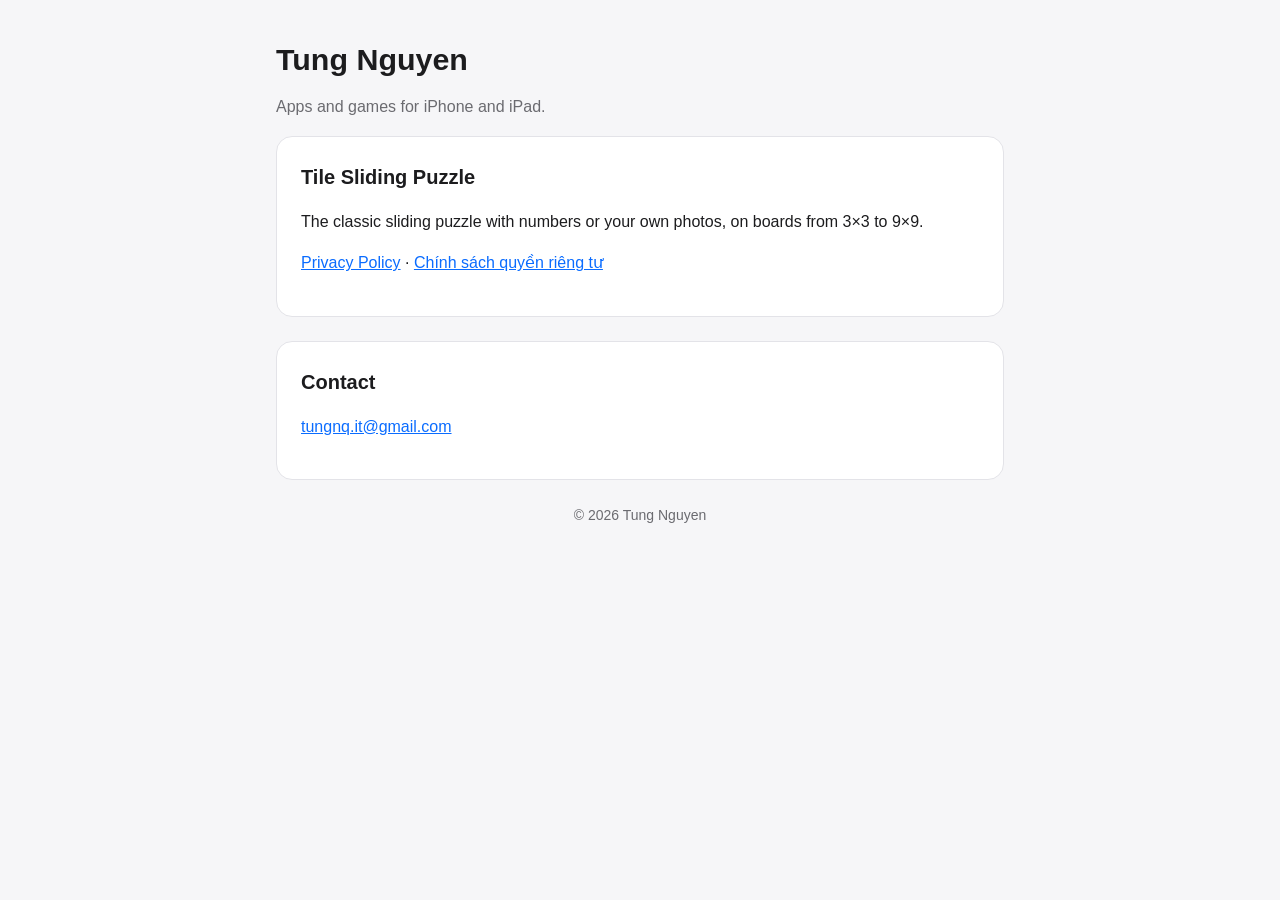
<file: index.html>
<!doctype html>
<html lang="en">
<head>
  <meta charset="utf-8">
  <meta name="viewport" content="width=device-width, initial-scale=1">
  <title>Tung Nguyen – Apps</title>
  <meta name="description" content="Apps by Tung Nguyen.">
  <link rel="stylesheet" href="style.css">
</head>
<body>
<main>
  <h1>Tung Nguyen</h1>
  <p class="muted">Apps and games for iPhone and iPad.</p>

  <section class="card">
    <h2>Tile Sliding Puzzle</h2>
    <p>The classic sliding puzzle with numbers or your own photos, on boards from 3×3 to 9×9.</p>
    <p><a href="tile-sliding-puzzle/privacy-policy.html">Privacy Policy</a> · <a href="tile-sliding-puzzle/privacy-policy.html#vi">Chính sách quyền riêng tư</a></p>
  </section>

  <section class="card">
    <h2>Contact</h2>
    <p><a href="mailto:tungnq.it@gmail.com">tungnq.it@gmail.com</a></p>
  </section>

  <footer>© 2026 Tung Nguyen</footer>
</main>
</body>
</html>
</file>
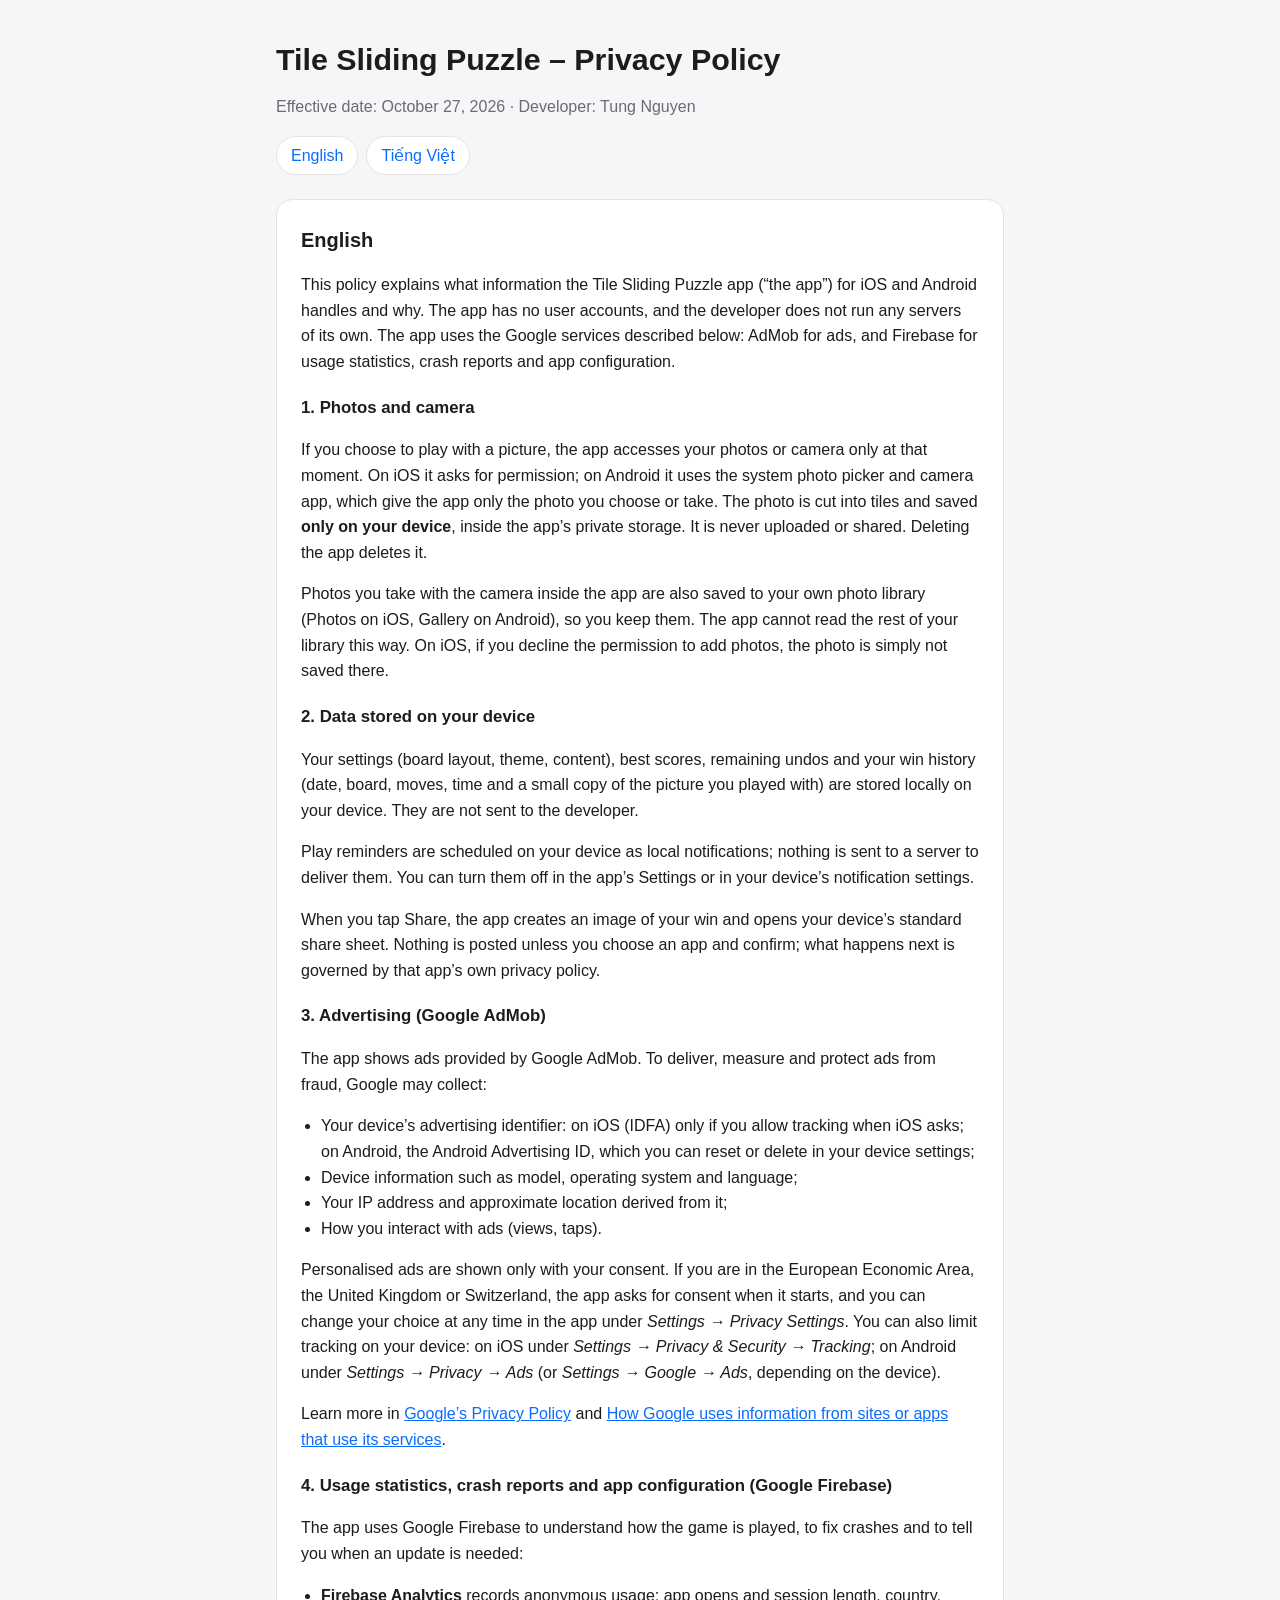
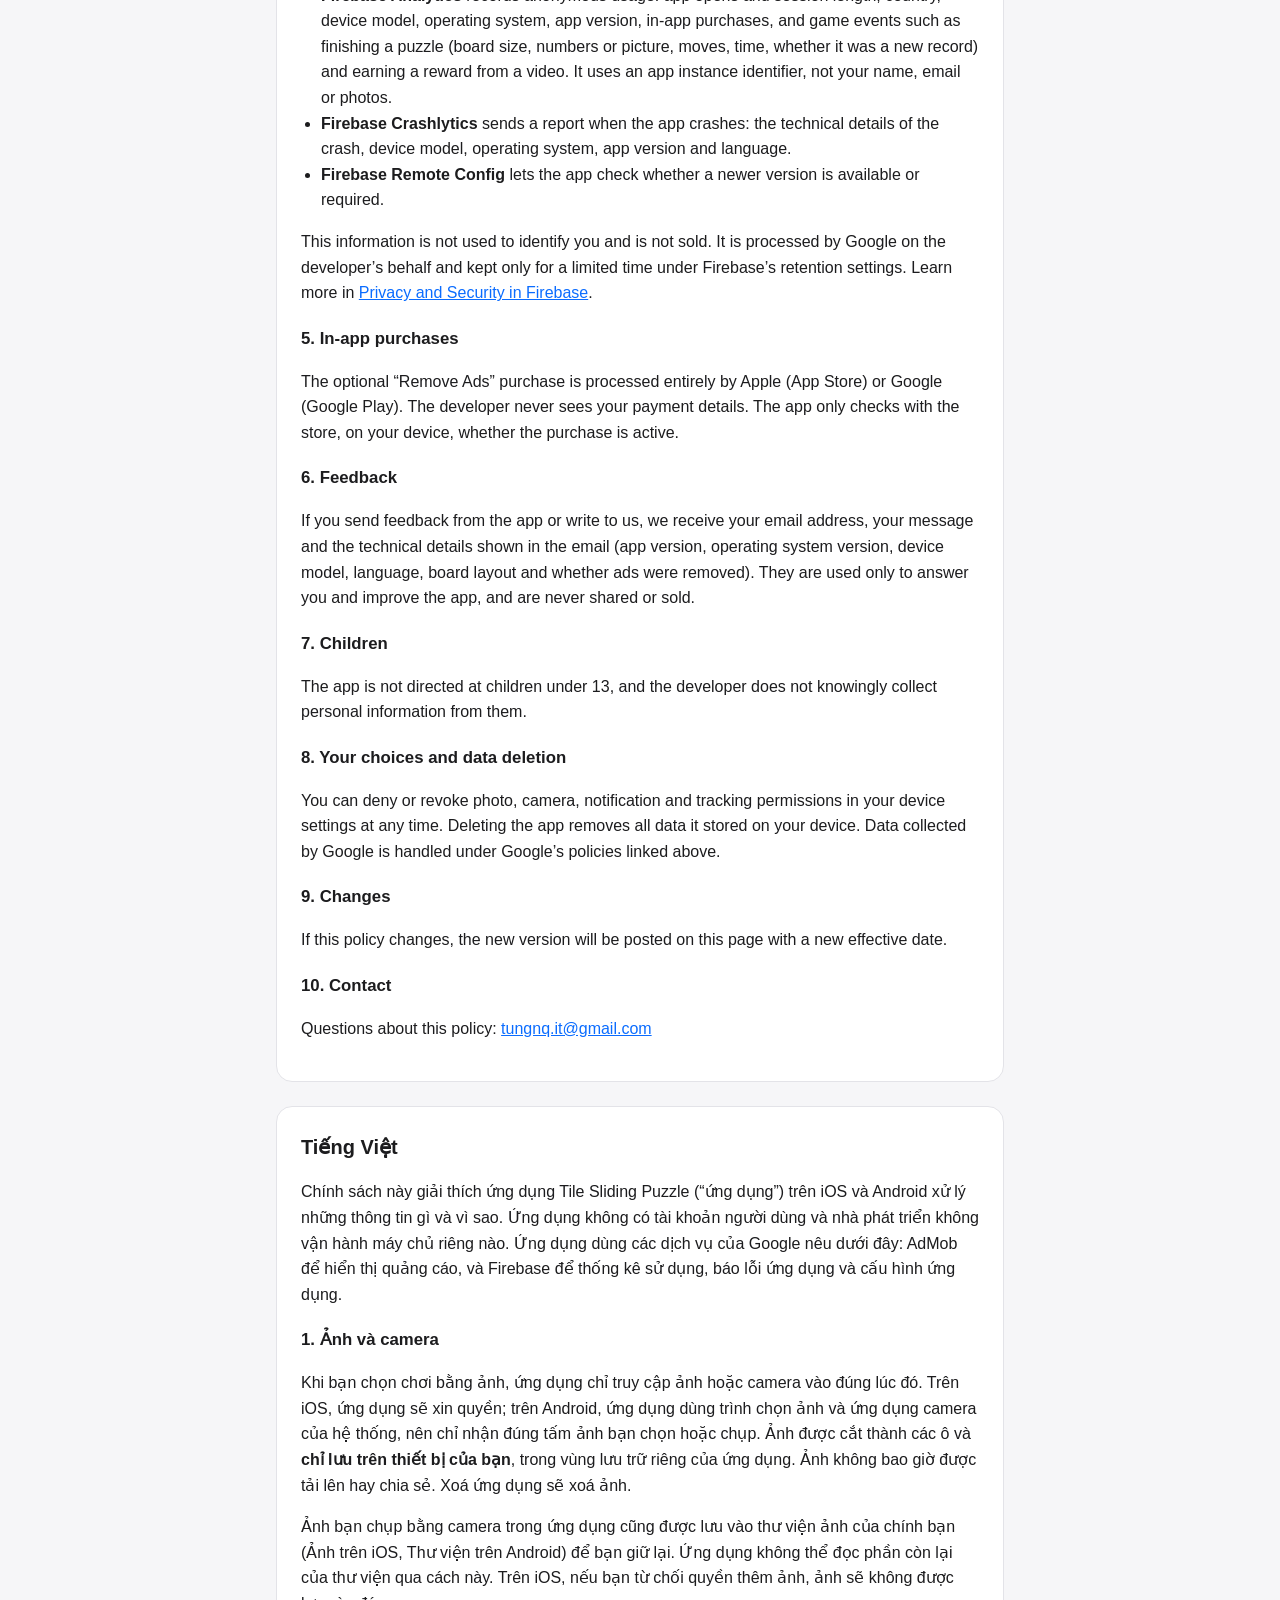
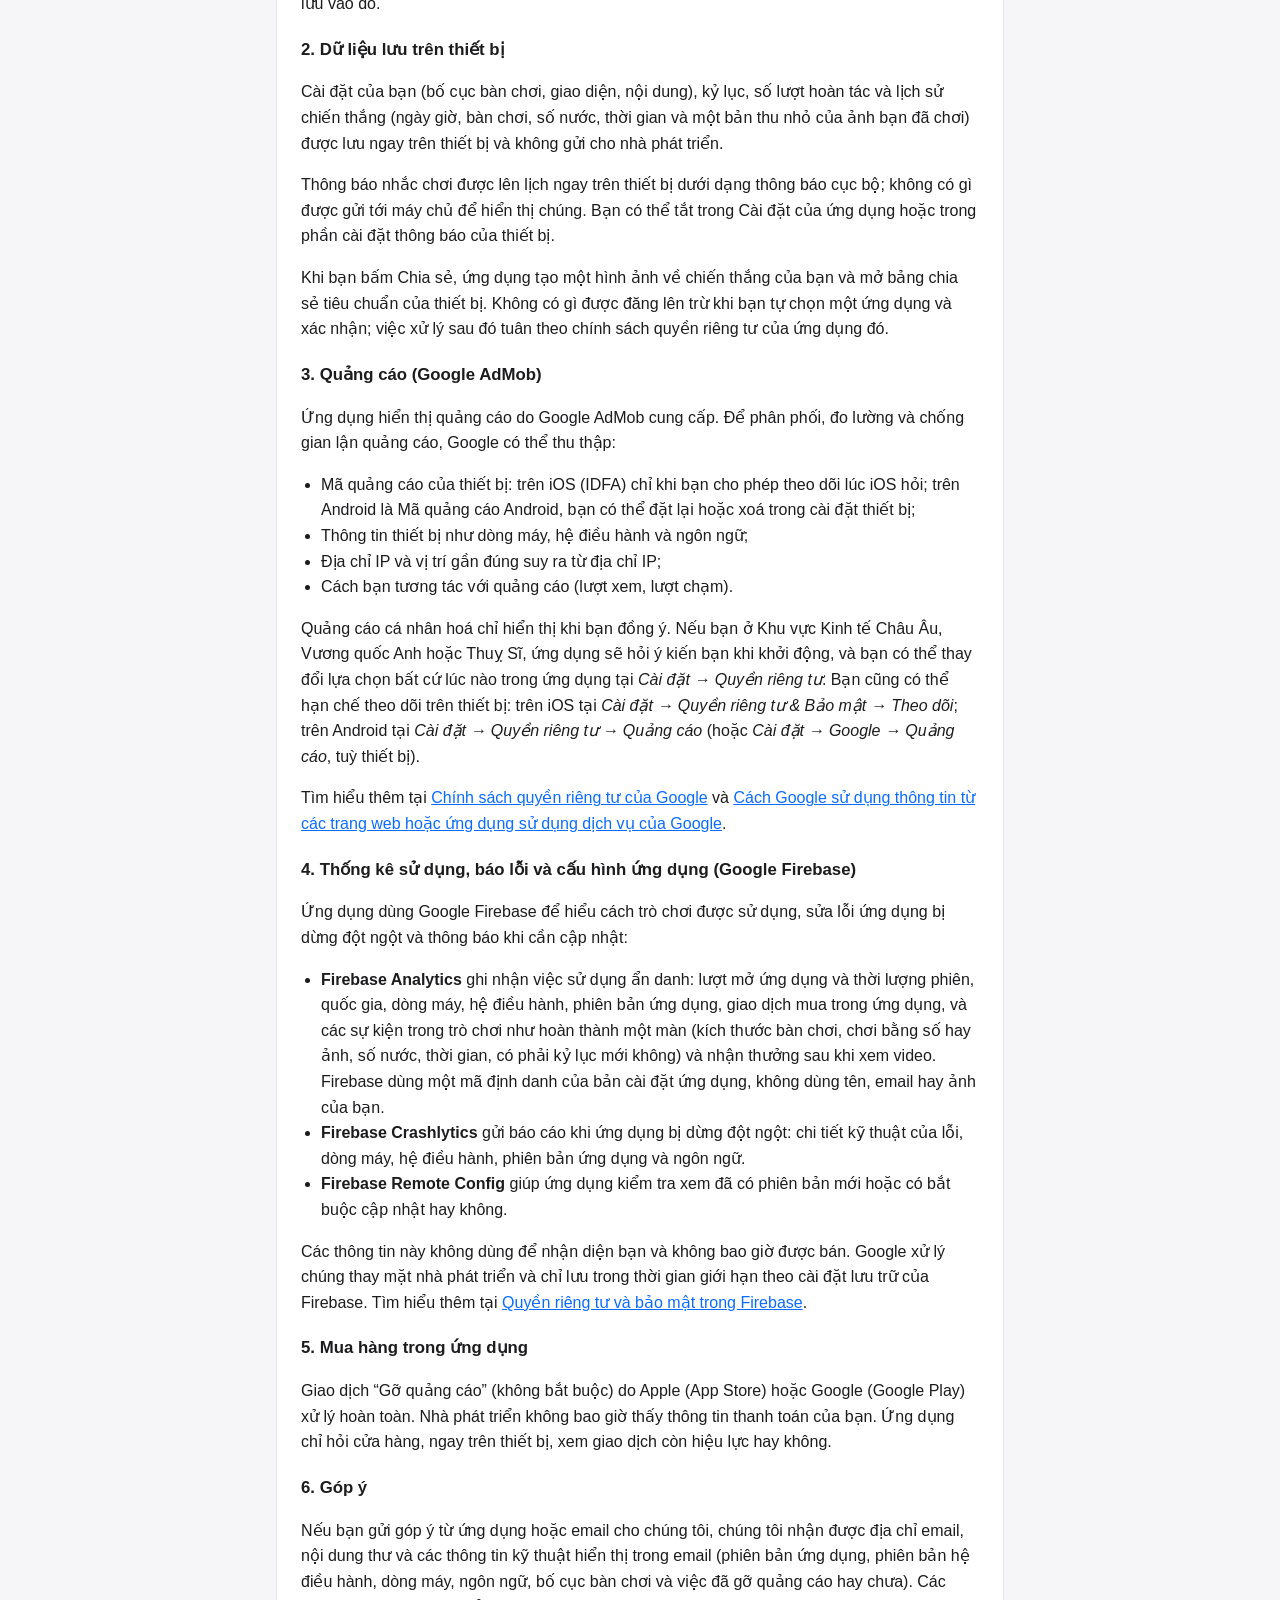
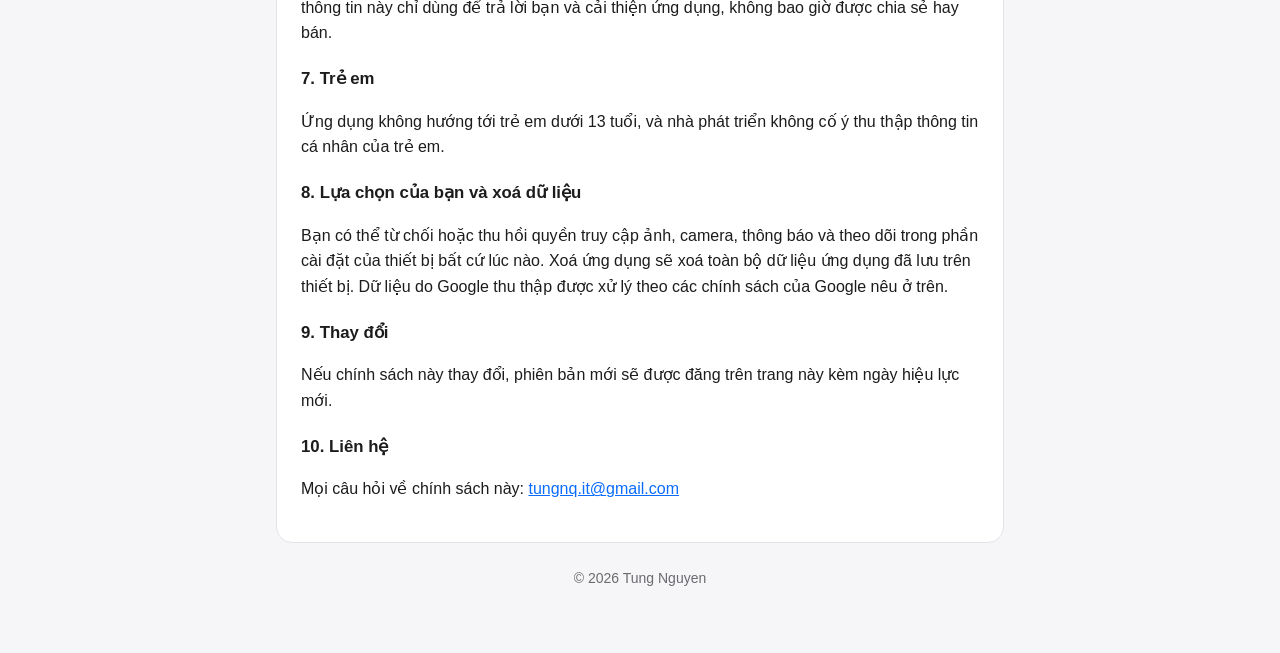
<file: tile-sliding-puzzle/privacy-policy.html>
<!doctype html>
<html lang="en">
<head>
  <meta charset="utf-8">
  <meta name="viewport" content="width=device-width, initial-scale=1">
  <title>Tile Sliding Puzzle – Privacy Policy</title>
  <meta name="description" content="Privacy policy for the Tile Sliding Puzzle app on iOS and Android.">
  <link rel="stylesheet" href="../style.css">
</head>
<body>
<main>
  <h1>Tile Sliding Puzzle – Privacy Policy</h1>
  <p class="muted">Effective date: October 27, 2026 · Developer: Tung Nguyen</p>

  <nav class="lang">
    <a href="#en">English</a>
    <a href="#vi">Tiếng Việt</a>
  </nav>

  <section class="card" id="en" lang="en">
    <h2>English</h2>
    <p>This policy explains what information the Tile Sliding Puzzle app (“the app”) for iOS and Android handles and why. The app has no user accounts, and the developer does not run any servers of its own. The app uses the Google services described below: AdMob for ads, and Firebase for usage statistics, crash reports and app configuration.</p>

    <h3>1. Photos and camera</h3>
    <p>If you choose to play with a picture, the app accesses your photos or camera only at that moment. On iOS it asks for permission; on Android it uses the system photo picker and camera app, which give the app only the photo you choose or take. The photo is cut into tiles and saved <strong>only on your device</strong>, inside the app’s private storage. It is never uploaded or shared. Deleting the app deletes it.</p>
    <p>Photos you take with the camera inside the app are also saved to your own photo library (Photos on iOS, Gallery on Android), so you keep them. The app cannot read the rest of your library this way. On iOS, if you decline the permission to add photos, the photo is simply not saved there.</p>

    <h3>2. Data stored on your device</h3>
    <p>Your settings (board layout, theme, content), best scores, remaining undos and your win history (date, board, moves, time and a small copy of the picture you played with) are stored locally on your device. They are not sent to the developer.</p>
    <p>Play reminders are scheduled on your device as local notifications; nothing is sent to a server to deliver them. You can turn them off in the app’s Settings or in your device’s notification settings.</p>
    <p>When you tap Share, the app creates an image of your win and opens your device’s standard share sheet. Nothing is posted unless you choose an app and confirm; what happens next is governed by that app’s own privacy policy.</p>

    <h3>3. Advertising (Google AdMob)</h3>
    <p>The app shows ads provided by Google AdMob. To deliver, measure and protect ads from fraud, Google may collect:</p>
    <ul>
      <li>Your device’s advertising identifier: on iOS (IDFA) only if you allow tracking when iOS asks; on Android, the Android Advertising ID, which you can reset or delete in your device settings;</li>
      <li>Device information such as model, operating system and language;</li>
      <li>Your IP address and approximate location derived from it;</li>
      <li>How you interact with ads (views, taps).</li>
    </ul>
    <p>Personalised ads are shown only with your consent. If you are in the European Economic Area, the United Kingdom or Switzerland, the app asks for consent when it starts, and you can change your choice at any time in the app under <em>Settings → Privacy Settings</em>. You can also limit tracking on your device: on iOS under <em>Settings → Privacy &amp; Security → Tracking</em>; on Android under <em>Settings → Privacy → Ads</em> (or <em>Settings → Google → Ads</em>, depending on the device).</p>
    <p>Learn more in <a href="https://policies.google.com/privacy">Google’s Privacy Policy</a> and <a href="https://policies.google.com/technologies/partner-sites">How Google uses information from sites or apps that use its services</a>.</p>

    <h3>4. Usage statistics, crash reports and app configuration (Google Firebase)</h3>
    <p>The app uses Google Firebase to understand how the game is played, to fix crashes and to tell you when an update is needed:</p>
    <ul>
      <li><strong>Firebase Analytics</strong> records anonymous usage: app opens and session length, country, device model, operating system, app version, in-app purchases, and game events such as finishing a puzzle (board size, numbers or picture, moves, time, whether it was a new record) and earning a reward from a video. It uses an app instance identifier, not your name, email or photos.</li>
      <li><strong>Firebase Crashlytics</strong> sends a report when the app crashes: the technical details of the crash, device model, operating system, app version and language.</li>
      <li><strong>Firebase Remote Config</strong> lets the app check whether a newer version is available or required.</li>
    </ul>
    <p>This information is not used to identify you and is not sold. It is processed by Google on the developer’s behalf and kept only for a limited time under Firebase’s retention settings. Learn more in <a href="https://firebase.google.com/support/privacy">Privacy and Security in Firebase</a>.</p>

    <h3>5. In-app purchases</h3>
    <p>The optional “Remove Ads” purchase is processed entirely by Apple (App Store) or Google (Google Play). The developer never sees your payment details. The app only checks with the store, on your device, whether the purchase is active.</p>

    <h3>6. Feedback</h3>
    <p>If you send feedback from the app or write to us, we receive your email address, your message and the technical details shown in the email (app version, operating system version, device model, language, board layout and whether ads were removed). They are used only to answer you and improve the app, and are never shared or sold.</p>

    <h3>7. Children</h3>
    <p>The app is not directed at children under 13, and the developer does not knowingly collect personal information from them.</p>

    <h3>8. Your choices and data deletion</h3>
    <p>You can deny or revoke photo, camera, notification and tracking permissions in your device settings at any time. Deleting the app removes all data it stored on your device. Data collected by Google is handled under Google’s policies linked above.</p>

    <h3>9. Changes</h3>
    <p>If this policy changes, the new version will be posted on this page with a new effective date.</p>

    <h3>10. Contact</h3>
    <p>Questions about this policy: <a href="mailto:tungnq.it@gmail.com">tungnq.it@gmail.com</a></p>
  </section>

  <section class="card" id="vi" lang="vi">
    <h2>Tiếng Việt</h2>
    <p>Chính sách này giải thích ứng dụng Tile Sliding Puzzle (“ứng dụng”) trên iOS và Android xử lý những thông tin gì và vì sao. Ứng dụng không có tài khoản người dùng và nhà phát triển không vận hành máy chủ riêng nào. Ứng dụng dùng các dịch vụ của Google nêu dưới đây: AdMob để hiển thị quảng cáo, và Firebase để thống kê sử dụng, báo lỗi ứng dụng và cấu hình ứng dụng.</p>

    <h3>1. Ảnh và camera</h3>
    <p>Khi bạn chọn chơi bằng ảnh, ứng dụng chỉ truy cập ảnh hoặc camera vào đúng lúc đó. Trên iOS, ứng dụng sẽ xin quyền; trên Android, ứng dụng dùng trình chọn ảnh và ứng dụng camera của hệ thống, nên chỉ nhận đúng tấm ảnh bạn chọn hoặc chụp. Ảnh được cắt thành các ô và <strong>chỉ lưu trên thiết bị của bạn</strong>, trong vùng lưu trữ riêng của ứng dụng. Ảnh không bao giờ được tải lên hay chia sẻ. Xoá ứng dụng sẽ xoá ảnh.</p>
    <p>Ảnh bạn chụp bằng camera trong ứng dụng cũng được lưu vào thư viện ảnh của chính bạn (Ảnh trên iOS, Thư viện trên Android) để bạn giữ lại. Ứng dụng không thể đọc phần còn lại của thư viện qua cách này. Trên iOS, nếu bạn từ chối quyền thêm ảnh, ảnh sẽ không được lưu vào đó.</p>

    <h3>2. Dữ liệu lưu trên thiết bị</h3>
    <p>Cài đặt của bạn (bố cục bàn chơi, giao diện, nội dung), kỷ lục, số lượt hoàn tác và lịch sử chiến thắng (ngày giờ, bàn chơi, số nước, thời gian và một bản thu nhỏ của ảnh bạn đã chơi) được lưu ngay trên thiết bị và không gửi cho nhà phát triển.</p>
    <p>Thông báo nhắc chơi được lên lịch ngay trên thiết bị dưới dạng thông báo cục bộ; không có gì được gửi tới máy chủ để hiển thị chúng. Bạn có thể tắt trong Cài đặt của ứng dụng hoặc trong phần cài đặt thông báo của thiết bị.</p>
    <p>Khi bạn bấm Chia sẻ, ứng dụng tạo một hình ảnh về chiến thắng của bạn và mở bảng chia sẻ tiêu chuẩn của thiết bị. Không có gì được đăng lên trừ khi bạn tự chọn một ứng dụng và xác nhận; việc xử lý sau đó tuân theo chính sách quyền riêng tư của ứng dụng đó.</p>

    <h3>3. Quảng cáo (Google AdMob)</h3>
    <p>Ứng dụng hiển thị quảng cáo do Google AdMob cung cấp. Để phân phối, đo lường và chống gian lận quảng cáo, Google có thể thu thập:</p>
    <ul>
      <li>Mã quảng cáo của thiết bị: trên iOS (IDFA) chỉ khi bạn cho phép theo dõi lúc iOS hỏi; trên Android là Mã quảng cáo Android, bạn có thể đặt lại hoặc xoá trong cài đặt thiết bị;</li>
      <li>Thông tin thiết bị như dòng máy, hệ điều hành và ngôn ngữ;</li>
      <li>Địa chỉ IP và vị trí gần đúng suy ra từ địa chỉ IP;</li>
      <li>Cách bạn tương tác với quảng cáo (lượt xem, lượt chạm).</li>
    </ul>
    <p>Quảng cáo cá nhân hoá chỉ hiển thị khi bạn đồng ý. Nếu bạn ở Khu vực Kinh tế Châu Âu, Vương quốc Anh hoặc Thuỵ Sĩ, ứng dụng sẽ hỏi ý kiến bạn khi khởi động, và bạn có thể thay đổi lựa chọn bất cứ lúc nào trong ứng dụng tại <em>Cài đặt → Quyền riêng tư</em>. Bạn cũng có thể hạn chế theo dõi trên thiết bị: trên iOS tại <em>Cài đặt → Quyền riêng tư &amp; Bảo mật → Theo dõi</em>; trên Android tại <em>Cài đặt → Quyền riêng tư → Quảng cáo</em> (hoặc <em>Cài đặt → Google → Quảng cáo</em>, tuỳ thiết bị).</p>
    <p>Tìm hiểu thêm tại <a href="https://policies.google.com/privacy?hl=vi">Chính sách quyền riêng tư của Google</a> và <a href="https://policies.google.com/technologies/partner-sites?hl=vi">Cách Google sử dụng thông tin từ các trang web hoặc ứng dụng sử dụng dịch vụ của Google</a>.</p>

    <h3>4. Thống kê sử dụng, báo lỗi và cấu hình ứng dụng (Google Firebase)</h3>
    <p>Ứng dụng dùng Google Firebase để hiểu cách trò chơi được sử dụng, sửa lỗi ứng dụng bị dừng đột ngột và thông báo khi cần cập nhật:</p>
    <ul>
      <li><strong>Firebase Analytics</strong> ghi nhận việc sử dụng ẩn danh: lượt mở ứng dụng và thời lượng phiên, quốc gia, dòng máy, hệ điều hành, phiên bản ứng dụng, giao dịch mua trong ứng dụng, và các sự kiện trong trò chơi như hoàn thành một màn (kích thước bàn chơi, chơi bằng số hay ảnh, số nước, thời gian, có phải kỷ lục mới không) và nhận thưởng sau khi xem video. Firebase dùng một mã định danh của bản cài đặt ứng dụng, không dùng tên, email hay ảnh của bạn.</li>
      <li><strong>Firebase Crashlytics</strong> gửi báo cáo khi ứng dụng bị dừng đột ngột: chi tiết kỹ thuật của lỗi, dòng máy, hệ điều hành, phiên bản ứng dụng và ngôn ngữ.</li>
      <li><strong>Firebase Remote Config</strong> giúp ứng dụng kiểm tra xem đã có phiên bản mới hoặc có bắt buộc cập nhật hay không.</li>
    </ul>
    <p>Các thông tin này không dùng để nhận diện bạn và không bao giờ được bán. Google xử lý chúng thay mặt nhà phát triển và chỉ lưu trong thời gian giới hạn theo cài đặt lưu trữ của Firebase. Tìm hiểu thêm tại <a href="https://firebase.google.com/support/privacy">Quyền riêng tư và bảo mật trong Firebase</a>.</p>

    <h3>5. Mua hàng trong ứng dụng</h3>
    <p>Giao dịch “Gỡ quảng cáo” (không bắt buộc) do Apple (App Store) hoặc Google (Google Play) xử lý hoàn toàn. Nhà phát triển không bao giờ thấy thông tin thanh toán của bạn. Ứng dụng chỉ hỏi cửa hàng, ngay trên thiết bị, xem giao dịch còn hiệu lực hay không.</p>

    <h3>6. Góp ý</h3>
    <p>Nếu bạn gửi góp ý từ ứng dụng hoặc email cho chúng tôi, chúng tôi nhận được địa chỉ email, nội dung thư và các thông tin kỹ thuật hiển thị trong email (phiên bản ứng dụng, phiên bản hệ điều hành, dòng máy, ngôn ngữ, bố cục bàn chơi và việc đã gỡ quảng cáo hay chưa). Các thông tin này chỉ dùng để trả lời bạn và cải thiện ứng dụng, không bao giờ được chia sẻ hay bán.</p>

    <h3>7. Trẻ em</h3>
    <p>Ứng dụng không hướng tới trẻ em dưới 13 tuổi, và nhà phát triển không cố ý thu thập thông tin cá nhân của trẻ em.</p>

    <h3>8. Lựa chọn của bạn và xoá dữ liệu</h3>
    <p>Bạn có thể từ chối hoặc thu hồi quyền truy cập ảnh, camera, thông báo và theo dõi trong phần cài đặt của thiết bị bất cứ lúc nào. Xoá ứng dụng sẽ xoá toàn bộ dữ liệu ứng dụng đã lưu trên thiết bị. Dữ liệu do Google thu thập được xử lý theo các chính sách của Google nêu ở trên.</p>

    <h3>9. Thay đổi</h3>
    <p>Nếu chính sách này thay đổi, phiên bản mới sẽ được đăng trên trang này kèm ngày hiệu lực mới.</p>

    <h3>10. Liên hệ</h3>
    <p>Mọi câu hỏi về chính sách này: <a href="mailto:tungnq.it@gmail.com">tungnq.it@gmail.com</a></p>
  </section>

  <footer>© 2026 Tung Nguyen</footer>
</main>
</body>
</html>
</file>
<file: style.css>
:root {
  --bg: #f6f6f8;
  --surface: #ffffff;
  --text: #1c1c1e;
  --muted: #6b6b70;
  --accent: #0a6cff;
  --border: #e3e3e8;
}

@media (prefers-color-scheme: dark) {
  :root {
    --bg: #000000;
    --surface: #1c1c1e;
    --text: #f2f2f7;
    --muted: #a1a1a8;
    --accent: #4c9dff;
    --border: #2c2c2e;
  }
}

* { box-sizing: border-box; }

body {
  margin: 0;
  background: var(--bg);
  color: var(--text);
  font: 16px/1.6 -apple-system, BlinkMacSystemFont, "Segoe UI", Roboto, Helvetica, Arial, sans-serif;
  -webkit-text-size-adjust: 100%;
}

main {
  max-width: 760px;
  margin: 0 auto;
  padding: 40px 16px 64px;
}

.card {
  background: var(--surface);
  border: 1px solid var(--border);
  border-radius: 16px;
  padding: 24px;
  margin-bottom: 24px;
}

h1 { font-size: 1.9rem; line-height: 1.25; margin: 0 0 4px; }
h2 { font-size: 1.25rem; margin: 32px 0 8px; }
h3 { font-size: 1.05rem; margin: 20px 0 6px; }
.card > h2:first-child { margin-top: 0; }

p, li { overflow-wrap: anywhere; }
ul { padding-left: 1.25rem; }
a { color: var(--accent); }
.muted { color: var(--muted); }

nav.lang {
  display: flex;
  gap: 8px;
  margin: 16px 0 24px;
}
nav.lang a {
  padding: 6px 14px;
  border: 1px solid var(--border);
  border-radius: 999px;
  text-decoration: none;
  background: var(--surface);
}

footer {
  text-align: center;
  color: var(--muted);
  font-size: 0.875rem;
}
</file>
